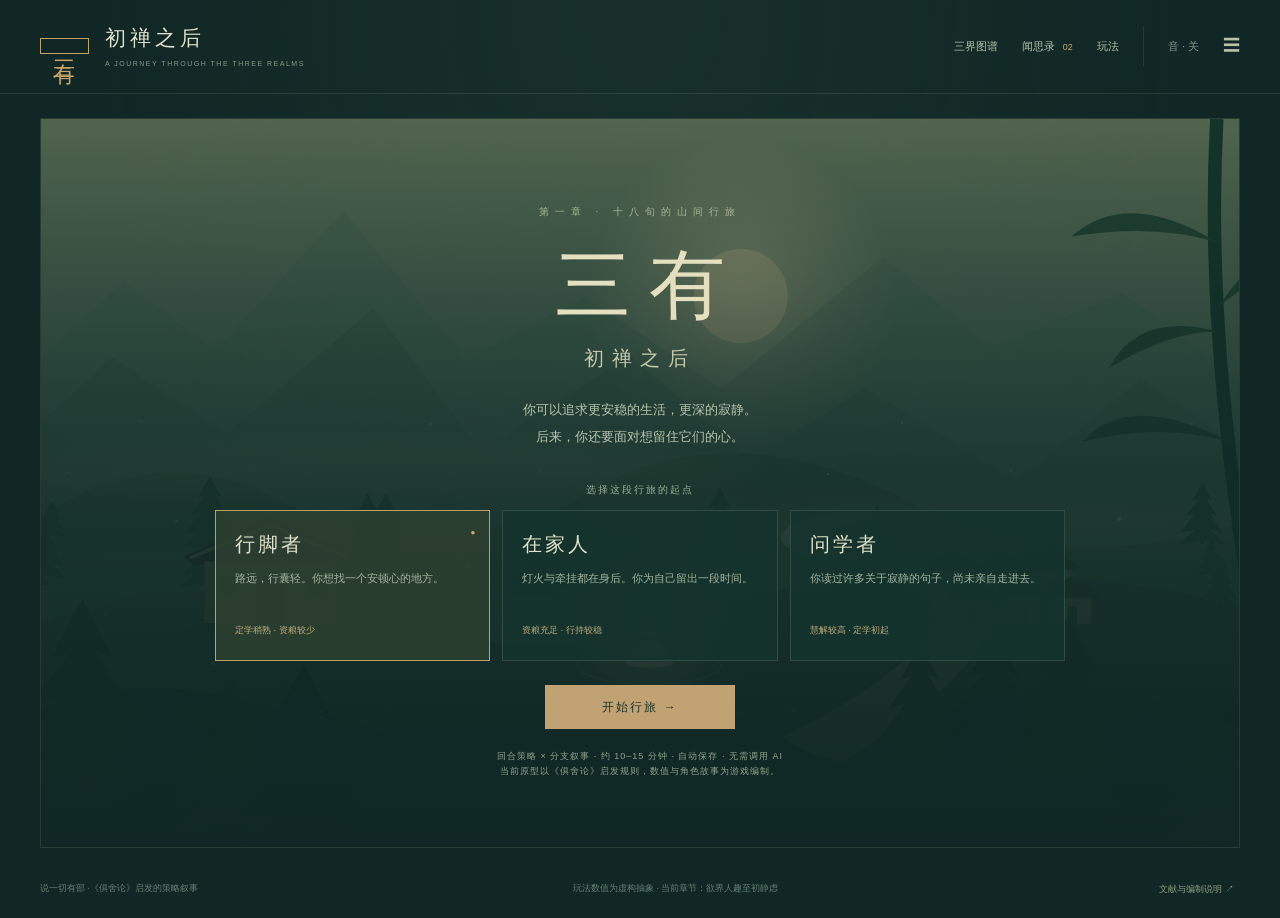
<file: index.html>
<!doctype html><html lang="zh-CN"><head><meta charset="UTF-8"><meta name="viewport" content="width=device-width,initial-scale=1"><meta name="theme-color" content="#102826"><meta name="description" content="一款基于有部阿毗达磨的回合策略游戏。十八旬行旅，安顿生活，修习止观，面对成就后的味著。"><title>三有 · 初禅之后</title><style>:root{--bg:#102725;--panel:#152e2a;--panel2:#1b342e;--line:#b0b68c24;--text:#dfe1c9;--muted:#8eaa99;--gold:#c9a76b;--jade:#a6c7aa;--rose:#bf8e78;--serif:"Songti SC","STSong","Noto Serif SC","SimSun",serif;--sans:Inter,"PingFang SC","Microsoft YaHei",sans-serif}*{box-sizing:border-box}html{background:var(--bg)}body{margin:0;color:var(--text);background:radial-gradient(ellipse at 50% 0,#29413755,transparent 60%),var(--bg);font:13px/1.7 var(--sans);min-height:100vh}button,a,input{touch-action:manipulation}button{font:inherit;color:inherit;cursor:pointer}button,a{-webkit-tap-highlight-color:transparent}button:disabled{cursor:default}button:focus-visible,a:focus-visible{outline:2px solid var(--gold);outline-offset:4px}button{background:none;border:0}a{color:inherit;text-decoration:none}header{height:94px;border-bottom:1px solid var(--line);display:flex;align-items:center;justify-content:space-between;margin:0 auto;padding:0 40px;max-width:1600px}.logo{display:flex;align-items:center;gap:16px}.seal{border:1px solid #c2a16b;padding:4px 7px;font:22px/1.5 var(--serif);color:var(--gold);letter-spacing:3px;writing-mode:vertical-rl}.logo-title{font:21px/1.4 var(--serif);letter-spacing:4px}.logo small{font:7px/1.5 var(--sans);display:block;letter-spacing:1.5px;color:#839b86;margin-top:6px}nav{display:flex;gap:24px;align-items:center}nav button{font-size:11px;color:#b3c2a8;padding:10px 0}nav button:hover{color:#f2d6a7}nav button span{font-size:9px;color:var(--gold);margin-left:5px}nav #soundBtn{border-left:1px solid var(--line);padding-left:24px;color:#81998a}nav #menuBtn{font-size:17px}main{max-width:1600px;margin:auto;padding:24px 40px;min-height:calc(100vh - 150px)}footer{max-width:1600px;padding:9px 40px 20px;margin:auto;display:flex;justify-content:space-between;gap:15px;color:#638171;font-size:9px}footer button{font-size:9px;color:#91a181;white-space:nowrap}.eyebrow{color:var(--gold);font-size:9px;letter-spacing:2px;text-transform:uppercase}.landing{position:relative;min-height:730px;border:1px solid var(--line);overflow:hidden;display:flex;align-items:center;justify-content:center}.landing-art{position:absolute;inset:0;opacity:.7}.landing-art svg{height:100%;width:100%;object-fit:cover}.landing:after{content:'';position:absolute;inset:0;background:linear-gradient(180deg,#10272522,#102725b8 50%,#102725f5)}.landing-content{z-index:1;position:relative;text-align:center;width:min(850px,90%);padding:42px 0 35px}.landing .chapter{font-size:10px;color:#a8b699;letter-spacing:6px}.landing h1{font:76px/1.3 var(--serif);font-weight:400;letter-spacing:18px;margin:16px 0 10px;color:#e3dfbf;padding-left:18px}.landing h2{font:20px var(--serif);font-weight:400;letter-spacing:8px;margin:8px 0 24px;color:#c6c9ac}.landing .lead{font-size:13px;color:#b8c5ad;line-height:2.1;margin:0 auto;max-width:480px}.landing .origin-label{font-size:10px;color:#98af97;letter-spacing:2px;margin:30px 0 12px}.origins{display:grid;grid-template-columns:repeat(3,1fr);gap:12px;text-align:left;margin-bottom:24px}.origin{border:1px solid #8aa48d3b;background:#15332de6;padding:20px 19px;position:relative;transition:.2s;text-align:left}.origin.selected{border-color:#baa16a;background:#2d4031d9}.origin.selected:after{content:'●';position:absolute;right:14px;top:15px;color:var(--gold);font-size:8px}.origin b{font:20px var(--serif);font-weight:400;letter-spacing:3px}.origin p{font-size:11px;color:#a2b49e;margin:10px 0;line-height:1.9;min-height:40px}.origin small{font-size:9px;color:#bdac7c}.primary{background:#c1a273;color:#1c3429;padding:12px 31px;min-width:150px;font-size:12px;letter-spacing:2px}.primary:hover{background:#d2b783}.primary:disabled{background:#526554;color:#9eac93;opacity:.6}.secondary{border:1px solid #7e947454;padding:11px 22px;font-size:11px;color:#b4c1a5}.landing .primary{min-width:190px}.landing-actions{display:flex;justify-content:center;gap:12px}.landing-meta{font-size:9px;color:#91a38b;letter-spacing:1px;margin:20px 0 0}.game-top{display:flex;align-items:center;justify-content:space-between;margin-bottom:18px;gap:15px}.location-bread{font-size:10px;color:#95ac91;letter-spacing:2px}.location-bread span{color:var(--gold);margin-right:10px}.game-top-right{display:flex;gap:18px;align-items:center;font-size:10px;color:#8ca08a}.save-indicator{font-size:9px;color:#71917d}.undo{border:1px solid var(--line);padding:4px 10px;font-size:10px}.undo:disabled{opacity:.3}.game-grid{display:grid;grid-template-columns:210px minmax(360px,1fr) 300px;gap:22px;align-items:start}.sidebar{border:1px solid var(--line);padding:21px 19px;background:#152d28}.period-top{display:flex;align-items:center;justify-content:space-between;margin:8px 0 14px}.period-top b{font:31px var(--serif);font-weight:400}.period-top b small{font:11px var(--sans);color:#8da58e;margin-left:6px}.period-top>span{font-size:9px;color:#7c957e}.period-dots{display:grid;grid-template-columns:repeat(9,1fr);gap:6px;margin-bottom:20px}.period-dots i{height:3px;background:#4b685454}.period-dots i.done{background:#8aa47c}.period-dots i.now{background:var(--gold)}.stat{padding:10px 0;border-top:1px solid var(--line)}.stat-line{display:flex;align-items:center;justify-content:space-between}.stat-name{font-size:11px;display:flex;align-items:center;gap:5px}.stat-name button{font-size:9px;color:#667f6a}.stat-num{font-family:var(--serif);font-size:18px;color:#ccd0b1}.stat-num em{font:9px var(--sans);font-style:normal;margin-right:7px}.stat-num em.up{color:#b7c48f}.stat-num em.down{color:#cf9d7c}.stat-bar{height:3px;background:#314b3b;margin-top:6px}.stat-bar i{display:block;height:100%;background:#91b08c;transition:width .5s}.stat.warn .stat-bar i{background:#ba9270}.stat-note{font-size:9px;color:#7c947c;margin-top:5px;line-height:1.5}.profile{border-top:1px solid var(--line);padding-top:15px;margin-top:8px;font-size:10px;color:#a1b394}.profile div{display:flex;justify-content:space-between;margin:5px 0}.profile span{color:#6e8a74}.profile button{font-size:9px;padding:0;color:#c5b07f;text-align:left;margin-top:8px}.scene-card{position:relative;border:1px solid var(--line);background:#1c3930;overflow:hidden;height:355px}.landscape{position:absolute;inset:0}.landscape svg{height:100%;width:100%;display:block}.scene-card:after{content:'';position:absolute;inset:0;background:linear-gradient(180deg,#0b242244 0,transparent 40%,#102925aa);pointer-events:none}.scene-top{position:relative;z-index:1;padding:20px;display:flex;justify-content:space-between;font-size:9px;letter-spacing:2px;color:#a5baa1}.scene-top .weather{color:#c1ba91;letter-spacing:1px}.scene-caption{position:absolute;left:24px;bottom:24px;z-index:2;pointer-events:none}.scene-caption .eyebrow{font-size:8px;letter-spacing:3px;color:#bdc6a2}.scene-caption h2{font:31px var(--serif);font-weight:400;letter-spacing:5px;margin:6px 0}.scene-caption p{font-size:10px;color:#a9bca2;margin:0}.scene-pins{position:absolute;inset:0;z-index:2;pointer-events:none}.scene-pin{position:absolute;border:1px solid #bfc6a078;background:#152f28cf;border-radius:50%;width:30px;height:30px;font-size:12px;color:#d1c79b;pointer-events:auto;box-shadow:0 0 0 5px #a2bd8b0a;transition:.2s}.scene-pin:hover,.scene-pin.selected{background:#b5a16a;color:#182e24;box-shadow:0 0 0 6px #d3cb9e18}.scene-pin.room{left:18%;top:45%}.scene-pin.forest{left:51%;top:38%}.scene-pin.village{left:76%;top:58%}.scene-chip{position:absolute;bottom:22px;right:20px;z-index:3;border:1px solid #b9c9a438;padding:5px 9px;font-size:9px;color:#b7c6a6;background:#19352dc9}.story{border:1px solid var(--line);border-top:0;padding:22px 24px;background:#172f29;min-height:157px}.story-label{display:flex;align-items:center;gap:12px}.story-label:after{content:'';height:1px;flex:1;background:var(--line)}.story h3{font:20px var(--serif);font-weight:400;letter-spacing:2px;margin:13px 0 9px}.story p{font-size:12px;color:#aabb9f;line-height:2;margin:0;white-space:pre-line}.journal{padding-top:18px}.journal-head{display:flex;align-items:center;justify-content:space-between;padding:0 0 10px;border-bottom:1px solid var(--line)}.journal-head span{font-size:10px;color:#9cae8e;letter-spacing:2px}.journal-head button{font-size:9px;color:#8b9d78}.journal-line{display:flex;gap:14px;font-size:10px;color:#8ba084;padding:10px 0;border-bottom:1px solid #8b9f7114}.journal-line small{font-size:9px;color:#627e69;flex:0 0 28px}.journal-line strong{color:#adb79a;font-weight:400;margin-right:8px}.action-panel{border:1px solid var(--line);padding:20px 17px;background:#172e29}.action-heading{display:flex;align-items:center;justify-content:space-between;gap:10px;margin-bottom:13px}.action-heading h2{font:19px var(--serif);font-weight:400;margin:0;letter-spacing:2px}.ap{display:flex;gap:5px;align-items:center;color:#7f9b7b;font-size:9px}.ap i{display:block;width:8px;height:8px;border:1px solid #617f62;transform:rotate(45deg);margin-left:2px}.ap i.filled{background:#baa36b;border-color:#baa36b}.action-sub{font-size:10px;color:#7a957c;margin:0 0 15px}.action-grid{display:grid;grid-template-columns:1fr 1fr;gap:9px}.action{border:1px solid #7b947038;background:#1c372e;padding:12px 10px;text-align:left;min-height:112px;transition:background .2s,border-color .2s;position:relative}.action:hover:enabled{background:#2b4634;border-color:#9db38488}.action:disabled{opacity:.39}.action.aim{border-color:#bfa976}.action-top{display:flex;align-items:center;justify-content:space-between}.action-icon{font:17px var(--serif);color:#b4bc8e}.action-type{font-size:8px;color:#718c72}.action b{font-size:11px;font-weight:400;display:block;margin:7px 0 5px;letter-spacing:1px}.action-effect{font-size:8px;line-height:1.75;color:#9daf8e;display:flex;gap:3px 7px;flex-wrap:wrap}.action-effect .negative{color:#b89778}.action-reason{font-size:8px;color:#a29d7e;margin-top:4px;line-height:1.5}.action.enter{grid-column:span 2;min-height:74px;display:grid;grid-template-columns:1fr 1fr;gap:10px;align-items:center;background:#354431;border-color:#9e9d6555}.action.enter b{margin:0 0 6px;color:#d4c18e}.action.enter .action-effect{justify-content:flex-end}.action.enter:disabled{opacity:.58}.requirements{display:flex;flex-wrap:wrap;gap:3px 8px;margin-top:6px}.requirements span{font-size:8px;color:#849a7f}.requirements .met{color:#b2c298}.period-end{margin-top:16px;padding-top:15px;border-top:1px solid var(--line)}.period-end button{width:100%;padding:10px 5px;font-size:11px;letter-spacing:2px}.period-end button.wait{background:#243c30;color:#789377}.period-end .hint{font-size:9px;color:#7c9176;margin:8px 0 0;text-align:center}.event-choices{display:flex;flex-direction:column;gap:12px}.choice{display:block;padding:17px 14px;background:#203a2e;border:1px solid #81936650;text-align:left}.choice:hover{border-color:#c9ac74;background:#2c4433}.choice .number{font-size:9px;color:#b39d6d;margin-bottom:7px;display:block;letter-spacing:2px}.choice b{font-size:12px;line-height:1.8;font-weight:400;display:block;color:#d2d4b2}.choice p{font-size:10px;color:#91a17e;line-height:1.9;margin:8px 0}.choice .action-effect{font-size:9px}.event-note{color:#839777;font-size:9px;line-height:1.8;margin:14px 0 0}.meditation-scene{position:relative;z-index:4;display:flex;height:100%;align-items:center;justify-content:center;text-align:center;background:#1129236b;backdrop-filter:blur(1px);padding:20px}.meditation-scene h2{font:36px var(--serif);letter-spacing:6px;margin:15px 0;font-weight:400;color:#eddfae}.meditation-scene p{font-size:11px;color:#bcc6a4}.factors{display:flex;gap:8px;justify-content:center;flex-wrap:wrap;margin-top:23px}.factors button{padding:7px 11px;border:1px solid #ccb98b66;background:#2b4434bb;font-size:11px;color:#d5c69d}.factor-line{font-size:10px;color:#a6b795;padding-bottom:15px}.meditation-text{font-size:12px;line-height:2;color:#acbc9c}.big-note{font:20px/2 var(--serif);color:#c5c8a5;margin:10px 0 20px}.recent-unlock{padding:10px 13px;border:1px solid #9fac7444;font-size:10px;color:#c0b782;margin-top:15px;display:block;width:100%;text-align:left}.ending{max-width:960px;margin:15px auto 0}.ending-hero{position:relative;overflow:hidden;border:1px solid var(--line);padding:65px 35px 45px;text-align:center;min-height:430px}.ending-hero .landscape{opacity:.5}.ending-hero:after{content:'';position:absolute;inset:0;background:linear-gradient(180deg,#10272522,#102725e6)}.ending-copy{position:relative;z-index:1;max-width:580px;margin:auto}.ending h1{font:44px var(--serif);font-weight:400;letter-spacing:5px;margin:20px 0}.ending .line{font:18px/1.9 var(--serif);color:#bec8a9;margin:15px 0}.ending .body{font-size:12px;line-height:2.2;color:#9fb296}.ending-tags{display:flex;gap:8px;justify-content:center;flex-wrap:wrap;margin:25px 0}.ending-tags span{border:1px solid #93a27644;padding:5px 12px;font-size:10px;color:#b0bf9e}.ending-actions{display:flex;gap:12px;justify-content:center;margin:25px 0}.review{padding:23px 28px;border:1px solid var(--line);border-top:0;background:#152d27}.review h3{font:19px var(--serif);font-weight:400;letter-spacing:2px;margin:0 0 15px}.review-line{display:grid;grid-template-columns:35px 120px 1fr;gap:15px;font-size:11px;color:#8ea383;padding:11px 0;border-top:1px solid var(--line)}.review-line b{font-weight:400;color:#bcc3a3}.review-line span{font-size:9px;color:#66836c}.review-line p{margin:0;line-height:1.9}.ending-collection{font-size:10px;color:#788f72;text-align:center;margin:20px 0}dialog{background:#edf0df;color:#284435;border:1px solid #b4bea0;width:min(760px,93vw);max-height:86vh;padding:24px 30px;box-shadow:0 25px 130px #00100dbb}dialog::backdrop{background:#051e1acb;backdrop-filter:blur(5px)}.modal-top{display:flex;align-items:center;justify-content:space-between}.modal-top .eyebrow{color:#83906b}.modal-top button{font-size:26px;color:#6e8263;padding:0 5px}.modal-title{font:28px/1.4 var(--serif);font-weight:400;letter-spacing:3px;margin:20px 0}.modal-copy{font-size:12px;line-height:2;color:#64785d}.modal-copy strong{color:#3d5e44;font-weight:500}.modal-copy li{margin:10px 0}.modal-copy a{border-bottom:1px solid #8e9c72;color:#677c50}.modal-callout{font-size:11px;line-height:2;padding:12px 16px;background:#dfe6cc;border-left:2px solid #94a277;color:#61734f}.codex-item{padding:14px 0;border-top:1px solid #bdc8ac}.codex-item h3{font:18px var(--serif);font-weight:400;margin:0 0 9px}.codex-item p{font-size:11px;line-height:2;color:#708060;margin:0 0 8px}.codex-item a{color:#89955f;font-size:10px;text-decoration:underline}.map-list{display:flex;flex-direction:column;gap:6px}.map-row{display:grid;grid-template-columns:20px 1fr 105px;gap:10px;padding:10px 13px;border:1px solid #c3ceb5;background:#e4ead8;font-size:11px;align-items:center;text-align:left}.map-row.current{background:#cbdcbd;border-color:#8aab7c}.map-row.unavailable{opacity:.65}.map-row small{font-size:9px;color:#7c8b6b}.map-row i{font-size:9px;color:#88966d;font-style:normal}.map-row b{font-weight:500}.map-legend{display:flex;gap:20px;font-size:10px;color:#7f8f6e;margin:16px 0}.help-table{border-collapse:collapse;width:100%;font-size:11px;color:#667b59}.help-table td{padding:10px 8px;border-bottom:1px solid #c8d1b9;vertical-align:top}.help-table td:first-child{width:75px;color:#446440}.menu-actions{display:flex;flex-direction:column;gap:10px}.menu-actions button,.menu-actions a{padding:12px 15px;text-align:left;border:1px solid #bdc9ab;background:#e2ead6;color:#5d7451;font-size:12px}.menu-actions small{display:block;color:#879576;font-size:10px;margin-top:3px}#toast{position:fixed;z-index:20;left:50%;bottom:27px;transform:translateX(-50%);background:#d0c295;color:#1b3426;padding:11px 23px;font-size:11px;opacity:0;pointer-events:none;transition:opacity .2s;max-width:90vw;text-align:center}#toast.visible{opacity:1}.pulse-ring{transform-origin:600px 328px;animation:breathe 5s ease-in-out infinite}.fog{animation:drift 20s ease-in-out infinite alternate}.rain-drop{animation:rain .9s linear infinite}.fade{animation:appear .45s ease}@keyframes appear{from{opacity:.35;transform:translateY(4px)}to{opacity:1;transform:translateY(0)}}@keyframes breathe{50%{opacity:.4;transform:scale(1.05)}}@keyframes drift{to{transform:translateX(25px)}}@keyframes rain{to{transform:translate(-20px,50px)}}@media(min-width:1550px){.game-grid{grid-template-columns:230px minmax(360px,1fr) 330px;gap:25px}.scene-card{height:400px}.action{min-height:122px}.landing{min-height:780px}}@media(max-width:1200px){header{padding:0 24px}main{padding:22px 24px}.game-grid{grid-template-columns:180px minmax(300px,1fr) 260px;gap:15px}.sidebar{padding:18px 14px}.action-panel{padding:18px 13px}.action{padding:10px 8px}.scene-card{height:340px}.action b{font-size:10px}.action-effect{font-size:8px}.story{padding:20px}.game-top-right{gap:10px}footer{padding:9px 24px 20px}}@media(max-width:970px){.game-grid{grid-template-columns:180px minmax(280px,1fr)}.action-panel{grid-column:2}.center{grid-column:2;grid-row:1}.sidebar{grid-column:1;grid-row:1 / span 2}.action-grid{grid-template-columns:repeat(4,1fr)}.action.enter{grid-column:span 4;min-height:65px}.action{min-height:100px}.event-choices{display:grid;grid-template-columns:repeat(3,1fr);gap:10px}.choice{padding:13px}.choice b{font-size:11px}.choice .action-effect{display:none}.scene-card{height:355px}.journal{display:none}.landing h1{font-size:64px}nav{gap:20px}.logo small{font-size:6px}footer span:nth-child(2){display:none}}@media(max-width:680px){header{height:78px;padding:0 18px}.logo{gap:10px}.seal{font-size:18px;padding:3px 5px}.logo-title{font-size:18px;letter-spacing:3px}.logo small{display:none}nav{gap:14px}nav button{font-size:10px}nav #soundBtn{display:none}nav #menuBtn{font-size:15px}main{padding:17px 14px;min-height:calc(100vh - 130px)}.game-grid{display:flex;flex-direction:column;gap:14px}.center{width:100%;order:1}.sidebar{width:100%;order:2;display:grid;grid-template-columns:repeat(3,1fr);gap:4px 17px;padding:15px}.sidebar>.eyebrow,.period-top,.period-dots{display:none}.stat{padding:5px 0;border:0}.stat-name{font-size:10px}.stat-num{font-size:17px}.stat-note{display:none}.stat-bar{height:2px}.stat-num em{font-size:8px}.profile{grid-column:span 3;display:flex;gap:15px;padding-top:10px;margin-top:6px;flex-wrap:wrap}.profile div{gap:8px;margin:0;font-size:9px}.profile button{margin:0;font-size:9px;margin-left:auto}.action-panel{order:3;width:100%;padding:18px 15px}.scene-card{height:290px}.scene-top{padding:16px;font-size:8px}.scene-caption{left:19px;bottom:20px}.scene-caption h2{font-size:26px}.scene-caption p{font-size:9px}.scene-chip{font-size:8px;bottom:18px;right:15px}.story{padding:18px 19px;min-height:140px}.story h3{font-size:20px}.story p{font-size:12px}.game-top{margin-bottom:13px}.location-bread{font-size:9px;letter-spacing:1px}.game-top-right{gap:8px}.save-indicator{display:none}.undo{font-size:9px}.action-grid{grid-template-columns:repeat(2,1fr)}.action.enter{grid-column:span 2}.action{min-height:102px;padding:11px}.action b{font-size:12px}.action-effect{font-size:9px}.action-icon{font-size:19px}.action-type{font-size:9px}.action.enter b{font-size:13px}.event-choices{display:flex}.choice{padding:16px}.choice b{font-size:12px}.choice .action-effect{display:flex}.choice p{font-size:11px}.landing{min-height:0}.landing-content{width:89%;padding:35px 0}.landing h1{font-size:57px;letter-spacing:13px;margin:20px 0 10px}.landing h2{font-size:17px;letter-spacing:6px}.landing .lead{font-size:11px;max-width:290px}.origins{gap:7px}.origin{padding:15px 9px}.origin b{font-size:16px;letter-spacing:2px}.origin p{font-size:10px;min-height:64px;margin:8px 0}.origin small{font-size:8px}.origin.selected:after{right:7px;top:7px;font-size:6px}.landing .chapter{font-size:9px;letter-spacing:3px}.landing .origin-label{margin:27px 0 12px;font-size:9px}.landing-actions{flex-direction:column;align-items:center;gap:9px}.landing-actions button{width:100%}.landing-meta{font-size:8px;line-height:1.9}.ending-hero{padding:40px 22px 30px}.ending h1{font-size:34px;letter-spacing:4px}.ending .line{font-size:16px}.ending .body{font-size:11px}.ending-actions{flex-direction:column;gap:10px}.review{padding:20px}.review-line{grid-template-columns:25px 1fr;gap:5px 10px}.review-line p{grid-column:2;font-size:10px}.review-line b{font-size:11px}.ending-tags span{font-size:9px;padding:4px 8px}dialog{padding:20px}.modal-title{font-size:24px}.modal-copy{font-size:11px}.map-row{grid-template-columns:18px 1fr 95px;gap:7px;padding:9px;font-size:10px}footer{padding:6px 15px 17px;font-size:8px}footer button{font-size:8px}.meditation-scene h2{font-size:31px}.factors{gap:6px;margin-top:16px}.factors button{font-size:10px;padding:5px 9px}}@media(prefers-reduced-motion:reduce){*{animation:none!important;transition:none!important}}
</style></head><body><header><a href="#" class="logo" id="home"><span class="seal">三有</span><span class="logo-title">初禅之后<small>A JOURNEY THROUGH THE THREE REALMS</small></span></a><nav aria-label="游戏工具"><button id="mapBtn">三界图谱</button><button id="codexBtn">闻思录 <span id="codexCount">02</span></button><button id="helpBtn">玩法</button><button id="soundBtn" aria-label="开启环境音" title="开启环境音">音 · 关</button><button id="menuBtn" aria-label="打开行旅菜单">☰</button></nav></header><main id="app"></main><footer><span>说一切有部 ·《俱舍论》启发的策略叙事</span><span>玩法数值为虚构抽象 · 当前章节：欲界人趣至初静虑</span><button id="notesBtn">文献与编制说明 ↗</button></footer><dialog id="modal"><div class="modal-top"><span class="eyebrow" id="modalLabel">三有 · 行旅札记</span><button id="closeModal" aria-label="关闭弹窗">×</button></div><div id="modalContent"></div></dialog><div id="toast" role="status"></div><script>// Gameplay abstractions, not quantitative claims about Buddhist attainment.
const ORIGINS = [
 {id:'walker',name:'行脚者',line:'路远，行囊轻。你想找一个安顿心的地方。',gift:'定学稍熟 · 资粮较少',stats:{food:38,fatigue:20,focus:28,wisdom:16,grasp:22,conduct:44}},
 {id:'householder',name:'在家人',line:'灯火与牵挂都在身后。你为自己留出一段时间。',gift:'资粮充足 · 行持较稳',stats:{food:64,fatigue:24,focus:14,wisdom:12,grasp:28,conduct:58}},
 {id:'scholar',name:'问学者',line:'你读过许多关于寂静的句子，尚未亲自走进去。',gift:'慧解较高 · 定学初起',stats:{food:43,fatigue:16,focus:16,wisdom:36,grasp:24,conduct:42}}
];
const STAT_NAMES={food:'资粮',fatigue:'疲劳',focus:'定学',wisdom:'慧解',grasp:'牵著',conduct:'行持'};
const ACTIONS=[
 {id:'work',name:'入村劳作',icon:'田',type:'生活',desc:'补充资粮，也承受奔忙。',effect:{food:18,fatigue:10,focus:-3}},
 {id:'rest',name:'歇息调身',icon:'月',type:'生活',desc:'让绷紧的弦松下来。',effect:{fatigue:-22,focus:-2,food:-1}},
 {id:'guard',name:'守护行持',icon:'戒',type:'基础',desc:'检点言行，减少修习的扰动。',effect:{conduct:10,focus:2,fatigue:3,food:-1}},
 {id:'give',name:'分粮济人',icon:'灯',type:'生活',desc:'分出所持，让攫取稍缓。',effect:{food:-8,conduct:7,grasp:-6,wisdom:1,fatigue:2}},
 {id:'study',name:'听闻思择',icon:'卷',type:'慧学',desc:'从师友处听闻，再自行审察。',effect:{wisdom:10,focus:2,fatigue:7,food:-2}},
 {id:'observe',name:'观照所缘',icon:'观',type:'慧学',desc:'辨认此刻依着什么，想留住什么。',effect:{wisdom:6,grasp:-8,focus:3,fatigue:7},needWisdom:20},
 {id:'calm',name:'林间修止',icon:'息',type:'定学',desc:'护持所缘，修习心的稳定。',effect:{focus:12,fatigue:9,food:-1}},
 {id:'enter',name:'进修初定',icon:'定',type:'等至',desc:'条件具备时，展开本章的定境演示。',effect:{focus:4,fatigue:6},cost:2}
];
const EVENTS=[
 {id:'misread',title:'山下的误解',scene:'village',tag:'人与人之间',text:'你替人搬了一下午的柴。归还绳子时，主人摸了摸空口袋，看了你一眼。\n\n“你刚才，一直在这儿？”\n\n没有人明确指责你。你却已经在心里把争辩说完了。',choices:[
  {name:'把经过说明白，再离开',desc:'让事实得到说明，也容许对方暂时不信。',effect:{wisdom:4,conduct:3,fatigue:2},result:'你说完，把绳子放下。走了一段路，你发现自己仍在复述刚才的话。你看见了这个重复。'},
  {name:'一定要他当面道歉',desc:'名誉得以维护，争执也会留下回声。',effect:{grasp:10,food:5,fatigue:6},result:'他终于说了对不住。一路上，你又想出了三句当时该说的话。'},
  {name:'留下些粮食，省得再有纠缠',desc:'暂时避开冲突，代价由自己承担。',effect:{food:-7,grasp:4,fatigue:-3},result:'事情过去得很快。晚上你仍想问：为什么是我留下东西？'}]},
 {id:'rain',title:'雨落三日',scene:'rain',tag:'身与环境',text:'屋檐漏水。干柴见底。你原本安排好的修习，被一盆一盆的雨声打断。\n\n隔壁的老者说：“先把床挪一挪吧。”',choices:[
  {name:'修屋、晒柴，重新安排',desc:'花些资粮，让日常重新可以承受。',effect:{food:-7,fatigue:-12,conduct:4},result:'屋顶没有完全补好，床终于干了。你把明日的安排减去了一项。'},
  {name:'按原定强度坚持',desc:'定学有所积累，身体也承受额外负担。',effect:{focus:9,fatigue:17},result:'你坚持到了夜里。雨声仍在，只是第二天坐下时，背比平时更沉。'},
  {name:'入村借宿，听人闲谈',desc:'暂缓独修，接触新的见闻。',effect:{wisdom:5,focus:-4,fatigue:-6},result:'你听了半夜庄稼、家人和债务的故事。天亮后，雨已经小了。'}]},
 {id:'praise',title:'有人开始称赞你',scene:'village',tag:'成功的回声',text:'有人说，你比刚来时沉静了。第二天又有人前来，带着粮食，想听你讲几句。\n\n你还没有想好讲什么，已经开始期待他们再来。',choices:[
  {name:'只谈自己确实知道的部分',desc:'接受供给，守住表达的边界。',effect:{food:8,conduct:5,wisdom:3},result:'你说到不确定的地方便停住。对方没有失望，问你明日是否还在。'},
  {name:'把零碎体验讲成完整境界',desc:'能获得更多资粮，也更难放下这个身份。',effect:{food:17,grasp:14,conduct:-6},result:'众人点头。此后每次坐下，你都希望出现配得上那些话的体验。'},
  {name:'暂不讲说，回到日常',desc:'减少外缘，仍须处理内心对评价的回顾。',effect:{focus:5,grasp:-4,food:-2},result:'人散以后，你先是轻松，又有一点失落。两种感觉挨得很近。'}]},
 {id:'method',title:'另一位修行人',scene:'forest',tag:'方法与选择',text:'山路上，一位修行人告诉你：他曾经只追求安乐，后来开始分辨，自己为何那么怕失去安乐。\n\n“同一个地方，”他说，“可以有不同的去法。”',choices:[
  {name:'请他谈谈如何观察',desc:'以听闻支持观照。',effect:{wisdom:11,grasp:-3,fatigue:3},result:'他说得很具体，都是心如何又转回去。你记下了几个自己能够观察的问题。',codex:'定与慧'},
  {name:'询问更快入定的方法',desc:'专注定学训练。',effect:{focus:11,fatigue:5},result:'他也认真回答。临别时，你发现自己只记住了其中关于速度的部分。'},
  {name:'把食物分给他，继续赶路',desc:'一场短暂而友善的相逢。',effect:{food:-5,conduct:7,grasp:-5},result:'你们没有互通姓名。再过一道山弯，那句话又想了起来。'}]},
 {id:'memory',title:'旧日的一封信',scene:'room',tag:'牵挂',text:'信里只是些平常事。街口的树被砍了，家里换了屋瓦，一个人顺便问候了你。\n\n你却读了好几遍最后那一行。',choices:[
  {name:'认真回信，再继续今日修习',desc:'照料关系，也照料未完的事情。',effect:{conduct:4,grasp:-3,fatigue:-4},result:'你把想说的话写下。投信回来，坐垫还在原处。'},
  {name:'设想对方每句话的言外之意',desc:'投入思索，心也更难收束。',effect:{grasp:12,focus:-6,fatigue:5},result:'你想出了好几种意思。每一种都还需要另一封信才能确定。'},
  {name:'先搁置，不许自己再想',desc:'保住安排，未必已经理解牵挂。',effect:{focus:5,grasp:3,fatigue:4},result:'你把信藏到书底。坐下以后，信末的几个字又出现了。'}]},
 {id:'comparison',title:'比你更早的人',scene:'forest',tag:'比较',text:'同行的人说起自己的进境。你听完，先替他高兴，随即想到：他明明比自己晚开始。\n\n那天，平时还算安稳的修习变得急迫起来。',choices:[
  {name:'观察刚刚发生的比较',desc:'看清推动自己加速的是什么。',effect:{wisdom:8,grasp:-6,focus:2},result:'你仍希望自己进步。只是这一刻，你分辨出其中多了一位看不见的对手。'},
  {name:'加倍用功，尽快追上',desc:'短期定学增长，疲劳与牵著增加。',effect:{focus:13,fatigue:15,grasp:8},result:'你多坐了一次。结束时，第一件事是想问他今日又到了哪里。'},
  {name:'请教他的安排与困难',desc:'获得实际经验，减少想象。',effect:{wisdom:6,focus:5,conduct:2},result:'他谈了自己的反复与退失。那段看起来笔直的路，原来有许多折返。'}]},
 {id:'donor',title:'一座更好的屋子',scene:'room',tag:'资具与依赖',text:'一位施主愿意为你修一间静室。屋子安静、干燥，有人送饭。\n\n他只有一个请求：“有人来访时，请你偶尔露面。”',choices:[
  {name:'接受，并把讲说范围说清',desc:'改善生活条件，承担一些事务。',effect:{food:14,fatigue:4,conduct:3},result:'新屋很安静。你也确实多了一些要见的人。'},
  {name:'欣然接受，答应所有安排',desc:'资粮更多，外界期待也更重。',effect:{food:23,grasp:10,focus:-4},result:'他很高兴。很快，别人替你安排好了下一个月。'},
  {name:'谢过好意，保留现有安排',desc:'减少事务，继续承担简朴生活。',effect:{grasp:-5,focus:4,food:-3},result:'旧屋仍会漏风。你需要自己记得，当时为何作出这个决定。'}]},
 {id:'stagnation',title:'今日没有进步',scene:'rain',tag:'反复',text:'同样的时辰，同样的坐垫。今日比昨日更散乱。\n\n你开始怀疑，那些已经走过的路是否真的走过。',choices:[
  {name:'记录条件，调整强度',desc:'把反复放回具体条件中。',effect:{wisdom:6,fatigue:-7,grasp:-3},result:'你在记录里添上睡眠、天气与奔忙。这个坏日子终于有了边界。'},
  {name:'用更长的修习补回来',desc:'定学略增，疲劳明显上升。',effect:{focus:8,fatigue:16},result:'时辰到了，你仍不愿停。天黑时，今日的安排终于被完成了。'},
  {name:'去做一件具体的小事',desc:'暂缓比较，修补生活。',effect:{food:5,conduct:5,fatigue:-3},result:'你把门口的路铺平了。晚上回来，鞋底没有再沾上那块泥。'}]}
];
const AFTER_JHANA={id:'after-jhana',title:'初禅之后',scene:'dawn',tag:'出定之后 · 新的分岔',text:'你已经从定中出来。林间仍是那片林间。\n\n刚才的安乐，现在成为可以回想的过去。你发现：心开始朝着那段过去转去。',choices:[
 {name:'记取它，再观察此刻的心',desc:'分别定的获得与此后的反应。',effect:{wisdom:9,grasp:-5},result:'你记下刚才的体验，也记下现在想留住它的冲动。它们发生在不同的时候。',flag:'reflect',codex:'味、净、无漏'},
 {name:'反复回味，想让它永不消失',desc:'过去的净定，成为此后味著的对象。',effect:{grasp:20,focus:4},result:'安乐已经过去，对安乐的爱开始现前。本章用前后两个阶段，表示净等至之后生起的味著。',flag:'taste',codex:'味、净、无漏'},
 {name:'下山告诉众人，接受他们的赞叹',desc:'获得资粮，也更依赖被认可的修行身份。',effect:{food:12,grasp:14},result:'众人静静听着。你说完后，希望他们再多问几句。',flag:'tell',codex:'定与生'}]};
const CODEX={
 '定与生':{title:'定与生：同名而所指不同',text:'《俱舍论》卷二十八分静虑为定与生。此章角色所生仍为欲界人趣；入初静虑表示定境演示，不表示已经命终生到梵天。',vol:28},
 '五支':{title:'初静虑五支',text:'依有部，净、无漏初静虑立寻、伺、喜、乐、等持五支。其中乐支是轻安，喜支为喜受。此表列显著支分，并非全部相应心所。',vol:28},
 '味、净、无漏':{title:'净定之后，仍可能生起味著',text:'依《俱舍论》，味等至与爱相应，净为世间善，无漏为出世。可缘过去净等至生味著，不能把善净定与此后的贪混画为同时相应。本章只演示净定及定后反应，不模拟无漏证得。',vol:28},
 '定与慧':{title:'定学与断惑，分别观察',text:'得定不直接等同断尽烦恼。依地、所起道及先已离染等条件，须另作分别。本章“慧解”是学习与辨认的玩法指标，不是见道、圣果或无漏慧的等价数值。',vol:23},
 '九地':{title:'九地不是九级人物等级',text:'欲界一地，色界四静虑地，无色界四地。受生、等至及断惑的分类有关联，却不能用一条人物等级条替代。四无色没有空间方所。',vol:8}
};
function clamp(v){return Math.max(0,Math.min(100,Math.round(v)));}
function rng(g){g.seed=(Math.imul(g.seed,1664525)+1013904223)>>>0;return g.seed/4294967296;}
function newGame(origin='walker',seed=Date.now()>>>0){const o=ORIGINS.find(x=>x.id===origin)||ORIGINS[0];const g={version:1,origin:o.id,seed,turn:1,ap:2,maxTurns:18,stats:{...o.stats},phase:'play',event:null,seen:[],highest:0,entries:0,post:[],codex:['定与生','九地'],log:[],last:'',lastChange:{},totalActions:0};g.queue=EVENTS.map(e=>e.id);for(let i=g.queue.length-1;i>1;i--){const j=1+Math.floor(rng(g)*i);[g.queue[i],g.queue[j]]=[g.queue[j],g.queue[i]];}addLog(g,'山门之外',o.line);return g;}
function addLog(g,title,text){g.log.unshift({turn:g.turn,title,text});g.log=g.log.slice(0,60);g.last=text;}
function apply(g,effect){g.lastChange={};for(const [k,v]of Object.entries(effect||{})){const old=g.stats[k];g.stats[k]=clamp(old+v);g.lastChange[k]=g.stats[k]-old;}}
function actionEffect(g,a){const e={...a.effect};if(a.id==='calm'&&g.stats.conduct>=55)e.focus+=3;if((a.id==='calm'||a.id==='study'||a.id==='observe')&&g.stats.fatigue>=65){if(e.focus>0)e.focus=Math.max(1,Math.floor(e.focus/2));if(e.wisdom>0)e.wisdom=Math.max(1,Math.floor(e.wisdom/2));}return e;}
function enterRequirements(g){return [{name:'定学',current:g.stats.focus,need:62,ok:g.stats.focus>=62},{name:'行持',current:g.stats.conduct,need:55,ok:g.stats.conduct>=55},{name:'疲劳',current:g.stats.fatigue,need:42,ok:g.stats.fatigue<=42,less:true},{name:'牵著',current:g.stats.grasp,need:48,ok:g.stats.grasp<=48,less:true}];}
function disabledReason(g,a){if(g.phase!=='play')return '先完成眼前的事件';if(g.ap<(a.cost||1))return `需要${a.cost||1}次行动`;if(a.needWisdom&&g.stats.wisdom<a.needWisdom)return `慧解需达${a.needWisdom}`;if(a.id==='give'&&g.stats.food<8)return '资粮不足8';if(a.id==='enter'&&enterRequirements(g).some(r=>!r.ok))return '尚需准备：查看定境条件';return '';}
function act(g,id){const a=ACTIONS.find(x=>x.id===id);if(!a||disabledReason(g,a))return false;g.ap-=a.cost||1;g.totalActions++;const ef=actionEffect(g,a);apply(g,ef);let messages={work:'你把一天交给了村里的活计。粮袋重了些，心里也带回几段人声。',rest:'你没有添新的功课。清晨醒来，身体比昨日轻了一点。',guard:'你重新检点言行。几件原本会纠缠的事，停在了最初的地方。',give:'粮袋轻了些。走开时，你留意到自己是否还在等一句感谢。',study:'你把听来的话放在自己的经验旁，辨认其中还不明白的部分。',observe:'你观察一个反复出现的念头：它依着什么，又想要什么。',calm:g.stats.fatigue>=65?'你护持所缘，但疲劳削弱了本次修习的效果。':'林间没有比昨日更安静。你只是比昨日更能安住。'};if(id==='study'&&!g.codex.includes('定与慧'))g.codex.push('定与慧');
 if(id==='enter'){g.highest=1;g.entries++;g.phase='meditation';if(!g.codex.includes('五支'))g.codex.push('五支');addLog(g,'初静虑 · 定境演示','寻、伺、喜、轻安乐、等持五支显现。所生之地仍为欲界人趣。');}else addLog(g,a.name,messages[id]);return true;}
function leaveMeditation(g){if(g.phase!=='meditation')return false;g.event='after-jhana';g.phase='event';return true;}
function currentEvent(g){return g.event==='after-jhana'?AFTER_JHANA:EVENTS.find(e=>e.id===g.event);}
function resolveChoice(g,index){if(g.phase!=='event')return false;const e=currentEvent(g),c=e?.choices[index];if(!c)return false;apply(g,c.effect);if(c.flag)g.post.push(c.flag);if(c.codex&&!g.codex.includes(c.codex))g.codex.push(c.codex);addLog(g,e.title,c.result);g.event=null;g.phase='play';return true;}
function endPeriod(g){if(g.phase!=='play'||g.needsAdvance)return false;if(g.ap>0)return false;if(g.turn>=g.maxTurns){g.phase='ending';g.ending=getEnding(g);return true;}if(g.turn%2===1){const id=g.queue.find(x=>!g.seen.includes(x));if(id){g.seen.push(id);g.event=id;g.phase='event';g.needsAdvance=true;return true;}}advancePeriod(g);return true;}
function advancePeriod(g){g.turn++;g.ap=2;g.needsAdvance=false;g.lastChange={};const old=g.stats.food;g.stats.food=clamp(old-3);if(old<3){g.stats.fatigue=clamp(g.stats.fatigue+9);g.stats.focus=clamp(g.stats.focus-4);addLog(g,'资粮见底','供给不足，疲劳上升。入村劳作或接受适当资具，可以让修习继续。');}}
function continueAfterEvent(g){if(g.phase==='play'&&g.needsAdvance){advancePeriod(g);return true;}return false;}
function getEnding(g){const s=g.stats;if(g.highest&&g.post.includes('reflect')&&s.wisdom>=60&&s.grasp<=28&&s.conduct>=50)return {id:'clear',title:'定后观照',line:'你记得寂静，也看见想占有寂静的心。',text:'十八旬过去，你没有为自己添上一个果位。那段安乐仍值得记取；它如何过去、心如何追随它，也成为了观察的一部分。',color:'#b6d6b8'};if(g.highest&&s.grasp>=55)return {id:'taste',title:'想把寂静带走',line:'曾经让你松开的东西，成了新的牵挂。',text:'你确实走进过那片寂静。后来，每次坐下，你都等它回来。你拥有了一段经历，也开始围着这段经历生活。',color:'#d2ae7c'};if(s.fatigue>=80)return {id:'string',title:'弦太紧了',line:'你一直向前，直到身体替你停下。',text:'功课完成了许多，休息被一次次推迟。你把下一程的第一件事写成了“歇一歇”。山路还在那里。',color:'#c59383'};if(g.highest)return {id:'forest',title:'林间一境',line:'你学会走入安稳，也开始学习离开。',text:'你获得了本章的初定体验。这份成就改变了修习的可能，往后的牵著与取舍仍需要另外面对。',color:'#a3c9b4'};if(s.wisdom>=65&&s.grasp<=30)return {id:'turn',title:'尚未入定，已经转身',line:'你未抵达那片寂静，辨认却比从前清楚。',text:'你开始分辨听懂、亲见、期待与确信。此章没有授予你圣果；它为下一程留下了更具体的问题。',color:'#b8c4db'};if(s.food>=50&&s.conduct>=65)return {id:'lamp',title:'灯火相续',line:'你照料了眼前的生活，也照料了别人。',text:'屋里有粮，门前的路有人修，彼此说话比从前可信。这段行旅的收获，落在了继续生活的条件里。',color:'#d8bf8e'};if(s.grasp>=65)return {id:'echo',title:'回声里的名字',line:'你走了很远，仍在听别人怎样称呼你。',text:'你记得赞许，也记得误解。那些人已经散了，他们的话仍替你安排着下一件事。',color:'#c59d87'};return {id:'road',title:'山路未尽',line:'没有一个称号，能替你概括这段路。',text:'你经历了用功、奔忙、理解与迟疑。回看行旅，有些选择值得保留，有些可以在下一次尝试中改变。',color:'#adc1b7'};}
function validSave(g){return !!(g&&g.version===1&&ORIGINS.some(o=>o.id===g.origin)&&Number.isInteger(g.turn)&&g.turn>=1&&g.turn<=18&&Number.isInteger(g.ap)&&g.ap>=0&&g.ap<=2&&['play','event','meditation','ending'].includes(g.phase)&&g.stats&&Object.keys(STAT_NAMES).every(k=>Number.isFinite(g.stats[k])&&g.stats[k]>=0&&g.stats[k]<=100)&&Array.isArray(g.codex)&&g.codex.every(k=>typeof k==='string'&&!!CODEX[k])&&Array.isArray(g.log)&&g.log.every(e=>Number.isInteger(e.turn)&&typeof e.title==='string'&&typeof e.text==='string')&&Array.isArray(g.post)&&g.post.every(x=>['reflect','taste','tell'].includes(x))&&Array.isArray(g.seen)&&g.seen.every(x=>EVENTS.some(e=>e.id===x))&&Array.isArray(g.queue)&&g.queue.every(x=>EVENTS.some(e=>e.id===x))&&['after-jhana',null,...EVENTS.map(e=>e.id)].includes(g.event))}

function landscape(mode='forest',turn=1){const golden=mode==='dawn'||mode==='meditation',rain=mode==='rain',night=mode==='room';const sky=golden?['#7a8b67','#4e7966','#244e42']:night?['#1a3b3c','#2a5146','#214c3b']:rain?['#446661','#3b655a','#214a3b']:['#8c9a79','#6c9278','#315d47'];let svg=`<svg viewBox="0 0 1200 650" preserveAspectRatio="xMidYMid slice" role="img" aria-label="山林、草屋与远处村庄的水墨风格场景"><defs><linearGradient id="sky" x2="0" y2="1"><stop stop-color="${sky[0]}"/><stop offset=".6" stop-color="${sky[1]}"/><stop offset="1" stop-color="${sky[2]}"/></linearGradient><linearGradient id="hill" x2=".3" y2="1"><stop stop-color="#42644a"/><stop offset="1" stop-color="#173d2e"/></linearGradient><linearGradient id="path" x2="0" y2="1"><stop stop-color="#b1b18a" stop-opacity=".7"/><stop offset="1" stop-color="#7c956c" stop-opacity=".2"/></linearGradient><radialGradient id="sun"><stop stop-color="#ede1a5" stop-opacity=".6"/><stop offset="1" stop-color="#e1d7a2" stop-opacity="0"/></radialGradient><filter id="soft"><feGaussianBlur stdDeviation="14"/></filter><pattern id="grain" width="120" height="120" patternUnits="userSpaceOnUse"><path d="M3 5h1m37 8h1m39 18h1M14 43h1m45 15h1M8 90h1m73 10h1m22-80h1m-2 67h1" stroke="#d1d8aa" stroke-opacity=".08" stroke-width="2"/></pattern></defs><rect width="1200" height="650" fill="url(#sky)"/><circle cx="${golden?690:850}" cy="${night?115:158}" r="140" fill="url(#sun)"/><circle cx="${golden?690:850}" cy="${night?115:158}" r="${night?27:42}" fill="${golden?'#e2d4a0':night?'#c4ccae':'#d1d4af'}" opacity="${rain?.15:.65}"/><path d="M0 270L140 145 221 207 335 82 445 214 552 159 673 241 817 123 915 205 1031 155 1200 280V650H0Z" fill="#476f5b" opacity=".26"/><path d="M0 330L129 213 231 281 362 169 458 296 591 211 700 304 801 240 936 323 1047 232 1200 335V650H0Z" fill="#426b53" opacity=".43"/><path d="M0 403Q146 272 271 337T531 347Q668 253 837 340T1200 334V650H0Z" fill="#3e674b"/><path d="M0 420Q150 360 302 398T595 389Q751 337 895 412T1200 361V650H0Z" fill="#426b4e"/><path d="M0 485Q144 385 350 444T700 423Q1028 379 1200 460V650H0Z" fill="url(#hill)"/><path d="M474 650Q794 547 858 459Q881 426 812 410Q727 390 726 374Q726 358 784 351L818 355Q751 367 769 379Q786 390 851 403Q942 420 908 464Q852 553 634 650Z" fill="url(#path)"/><g class="fog" opacity="${rain?.25:.16}" filter="url(#soft)" fill="#dae0b6"><ellipse cx="340" cy="315" rx="360" ry="26"/><ellipse cx="940" cy="362" rx="400" ry="21"/></g>`;
 function pine(x,y,s,col){return `<g transform="translate(${x} ${y}) scale(${s})"><path d="M-2 3L0-97 3 3Z" fill="#1b3527"/><path d="M0-126L-22-86-9-89-36-53-17-58-47-18-16-24-53 8 0-1 50 8 17-25 43-18 17-59 33-52 9-91 21-86Z" fill="${col}"/></g>`;}
 for(let i=0;i<25;i++){const x=(i*149+75)%1200,y=371+(i*37)%65,s=.24+(i%5)*.06;svg+=pine(x,y,s,'#2e573d');}
 svg+=`<g transform="translate(270 391)"><path d="M-77 0L0-36 76 0 65 7-68 7Z" fill="#253c2b"/><path d="M-59 4H58V61H-59Z" fill="#6d7952"/><path d="M-12 17H13V61H-12Z" fill="#233f2b"/><path d="M-47 18H-29V37H-47Z" fill="${night?'#d6b76a':'#364d2f'}"/><path d="M31 18H48V37H31Z" fill="#3f5736"/><path d="M-64 59H65L76 66H-77Z" fill="#314f31"/><path d="M-72 1L0-28 70 1" fill="none" stroke="#78835a" stroke-width="3"/><path d="M40-20V-42H49V-16" fill="#526446"/></g><g opacity=".8">`;
 for(let i=0;i<6;i++){let x=855+(i%3)*45+(Math.floor(i/3)*18),y=399+Math.floor(i/3)*25;svg+=`<path d="M${x} ${y}l22-16 25 16-3 4h-41Z" fill="#354e32"/><path d="M${x+6} ${y+4}h34v23h-34Z" fill="#858865"/><path d="M${x+19} ${y+11}h8v16h-8Z" fill="#3b5030"/>`;}
 svg+=`</g><path d="M0 562Q115 483 248 520T502 551Q652 502 733 556T1032 528Q1122 503 1200 527V650H0Z" fill="#183e2e"/>`;
 for(let i=0;i<13;i++){let x=i<6?i*66-30:850+(i-6)*66,y=555+(i*19)%100,s=.8+(i%3)*.25;svg+=pine(x,y,s,i%2?'#183c2b':'#20452f');}
 svg+=`<g transform="translate(608 473)"><ellipse cx="0" cy="17" rx="32" ry="8" fill="#112e23" opacity=".4"/><path d="M-6-6Q-24 11-21 14Q0 20 22 14Q14-4 5-8Z" fill="#ac9b67"/><circle cx="0" cy="-17" r="7" fill="#bcb287"/><path d="M-7-16Q-8-29 0-28Q8-27 7-16" fill="#213728"/><path d="M-17 10Q-5 7 0 11Q8 7 18 11" fill="none" stroke="#69784d" stroke-width="2"/></g>`;
 if(golden){svg+=`<g transform="translate(608 473)" opacity=".7"><ellipse cx="0" cy="15" rx="64" ry="17" fill="none" stroke="#d8c78c" stroke-opacity=".55"/><ellipse cx="0" cy="15" rx="83" ry="23" fill="none" stroke="#d8c78c" stroke-opacity=".2"/></g><circle cx="608" cy="455" r="78" fill="url(#sun)"/>`;for(let i=0;i<30;i++)svg+=`<circle cx="${(i*97+155)%1100}" cy="${270+(i*43)%300}" r="${i%3===0?2:1}" fill="#e7da9a" opacity="${.15+(i%5)*.1}"/>`;}
 if(rain){svg+='<g opacity=".17" stroke="#b6c8ae" stroke-width="1">';for(let i=0;i<80;i++){let x=(i*137)%1240,y=(i*67)%650;svg+=`<path class="rain-drop" style="animation-delay:${-i*.07}s" d="M${x} ${y}l-12 32"/>`;}svg+='</g>';}
 svg+=`<path d="M1115 0Q1100 270 1190 650M1160 0Q1118 330 1200 550" fill="none" stroke="#173d2c" stroke-width="12"/><g fill="#224c32" opacity=".9"><path d="M1115 110q-80-49-130-5 73-12 130 5M1117 190q-71-19-98 32 58-34 98-32M1130 290q-93-49-135-2 74-18 135 2M1146 354q40-66 54-88-4 67-54 88M1116 168q40-60 84-58-51 32-84 58"/></g><rect width="1200" height="650" fill="url(#grain)"/></svg>`;return svg;}

const $=s=>document.querySelector(s),esc=s=>String(s).replace(/[&<>"']/g,c=>({'&':'&amp;','<':'&lt;','>':'&gt;','"':'&quot;',"'":'&#39;'}[c]));
const SAVE_KEY='sanyou-chapter-one-v1',ARCHIVE_KEY='sanyou-endings-v1';
let game=null,origin='walker',screen='landing',undoStack=[],locationChoice='forest',selectedCodex='',soundOn=false,audioContext=null,audioNodes=[],storageOk=true;
function readStorage(k){try{return JSON.parse(localStorage.getItem(k)||'null');}catch{return null;}}
let stored=readStorage(SAVE_KEY);if(!validSave(stored))stored=null;
let archive=readStorage(ARCHIVE_KEY);if(!Array.isArray(archive))archive=[];archive=archive.filter(x=>x&&typeof x.id==='string'&&typeof x.title==='string').slice(0,20);
function save(){if(!game)return;try{localStorage.setItem(SAVE_KEY,JSON.stringify(game));stored=JSON.parse(JSON.stringify(game));storageOk=true;}catch{storageOk=false;}if(game.phase==='ending'){const e=game.ending||getEnding(game);if(!archive.some(x=>x.id===e.id)){archive.push({id:e.id,title:e.title});try{localStorage.setItem(ARCHIVE_KEY,JSON.stringify(archive));}catch{}}}}
function snapshot(){if(game)undoStack.push(JSON.stringify(game));if(undoStack.length>8)undoStack.shift();}
function toast(s){$('#toast').textContent=s;$('#toast').classList.add('visible');setTimeout(()=>$('#toast').classList.remove('visible'),2600);}
function tone(){if(!soundOn||!audioContext)return;const o=audioContext.createOscillator(),a=audioContext.createGain();o.type='sine';o.frequency.value=game?.phase==='meditation'?523.25:261.63;a.gain.setValueAtTime(.001,audioContext.currentTime);a.gain.exponentialRampToValueAtTime(.045,audioContext.currentTime+.03);a.gain.exponentialRampToValueAtTime(.001,audioContext.currentTime+.7);o.connect(a);a.connect(audioContext.destination);o.start();o.stop(audioContext.currentTime+.8);}
async function toggleSound(){soundOn=!soundOn;if(soundOn){try{audioContext??=new(window.AudioContext||window.webkitAudioContext)();await audioContext.resume();for(const freq of[65.41,98]){const o=audioContext.createOscillator(),g=audioContext.createGain();o.type='sine';o.frequency.value=freq;g.gain.value=.013;o.connect(g);g.connect(audioContext.destination);o.start();audioNodes.push(o,g);}}catch{soundOn=false;toast('当前浏览器暂不能播放环境音');}}else{for(let i=0;i<audioNodes.length;i+=2)audioNodes[i].stop();audioNodes=[];}$('#soundBtn').textContent=soundOn?'音 · 开':'音 · 关';$('#soundBtn').setAttribute('aria-label',soundOn?'关闭环境音':'开启环境音');}
function doAction(id){if(!game)return;const a=ACTIONS.find(x=>x.id===id),reason=disabledReason(game,a);if(reason){toast(reason);return;}snapshot();if(act(game,id)){locationChoice=['work','give'].includes(id)?'village':['rest','guard','study'].includes(id)?'room':'forest';save();render();tone();}}
function choose(index){snapshot();resolveChoice(game,index);save();render();tone();}
function next(){snapshot();if(game.needsAdvance)continueAfterEvent(game);else endPeriod(game);save();render();tone();}
function statHint(k){return {food:'每进入下一旬消耗3。归零后会累积额外疲劳。',fatigue:'越低越利于安排。达到65时，部分定学与慧解收益减半。',focus:'本章定学训练的抽象进度；不是真实禅定的测量。',wisdom:'表示听闻、思择与辨认的积累，不等于无漏慧或圣果。',grasp:'本章用来表现攀附、回味与身份牵著的指标，不等于随眠总量。',conduct:'言行守护与修习基础的玩法指标，不是论典中的量化戒品。'}[k];}
function effects(e){return Object.entries(e).filter(([,v])=>v).map(([k,v])=>`<span class="${(k==='fatigue'||k==='grasp')?v>0?'negative':'':v<0?'negative':''}">${STAT_NAMES[k]} ${v>0?'+':''}${v}</span>`).join('');}
function landing(){return `<section class="landing fade"><div class="landing-art">${landscape('dawn')}</div><div class="landing-content"><p class="chapter">第一章 · 十八旬的山间行旅</p><h1>三有</h1><h2>初禅之后</h2><p class="lead">你可以追求更安稳的生活，更深的寂静。<br>后来，你还要面对想留住它们的心。</p><p class="origin-label">选择这段行旅的起点</p><div class="origins">${ORIGINS.map(o=>`<button class="origin ${origin===o.id?'selected':''}" data-origin="${o.id}" aria-pressed="${origin===o.id}"><b>${o.name}</b><p>${o.line}</p><small>${o.gift}</small></button>`).join('')}</div><div class="landing-actions"><button class="primary" id="startBtn">${stored?'开启新行旅':'开始行旅'} →</button>${stored?`<button class="secondary" id="continueBtn">${stored.phase==='ending'?'回看上次行旅':'继续第 '+stored.turn+' 旬'} ↗</button>`:''}</div><p class="landing-meta">回合策略 × 分支叙事 · 约 10–15 分钟 · 自动保存 · 无需调用 AI<br>当前原型以《俱舍论》启发规则，数值与角色故事为游戏编制。</p></div></section>`;}
function currentScene(){if(game.phase==='meditation')return 'meditation';if(game.phase==='event')return currentEvent(game)?.scene||'forest';if(game.highest&&locationChoice==='forest')return 'dawn';return locationChoice;}
function sceneCard(){const med=game.phase==='meditation',loc={forest:['林间','一念一念，安住所缘。'],room:['草屋','先让生活可以继续。'],village:['山下','带回资粮，也带回人声。'],dawn:['林间','寂静之后，仍有新的选择。'],rain:['雨中的山林','环境改变，安排也需要改变。'],meditation:['初静虑','定静虑演示 · 所生仍为欲界人趣']}[currentScene()]||['林间','山路仍在前方。'];return `<div class="scene-card"><div class="landscape">${landscape(currentScene(),game.turn)}</div>${med?`<div class="meditation-scene"><div><span class="eyebrow">定静虑 · 净等至的结构示意</span><h2>离生喜乐</h2><p>此刻入定，所生之界并未迁移。</p><div class="factors">${['寻','伺','喜','轻安乐','等持'].map(f=>`<button data-factor="${f}">${f}</button>`).join('')}</div></div></div>`:`<div class="scene-top"><span>山间行旅 · 第 ${String(game.turn).padStart(2,'0')} 旬</span><span class="weather">${currentScene()==='rain'?'雨 / 云低':currentScene()==='room'?'暮 / 灯初上':currentScene()==='dawn'?'晴 / 光初生':'晴 / 山风缓'}</span></div><div class="scene-pins" aria-label="探索地点">${[['room','舍','草屋：生活与听闻'],['forest','林','林间：止与观'],['village','村','山下：劳作与济人']].map(([l,t,a])=>`<button class="scene-pin ${l} ${locationChoice===l?'selected':''}" data-location="${l}" aria-label="${a}" title="${a}">${t}</button>`).join('')}</div><div class="scene-caption"><span class="eyebrow">${game.phase==='event'?'境遇浮现':'此刻所在'}</span><h2>${loc[0]}</h2><p>${loc[1]}</p></div><button class="scene-chip" data-open-codex="定与生">所生：欲界 · 人趣 ↗</button>`}</div>`;}
function sidebar(){return `<aside class="sidebar"><span class="eyebrow">行囊与心相</span><div class="period-top"><b>${String(game.turn).padStart(2,'0')}<small>/ 18 旬</small></b><span>本章行程</span></div><div class="period-dots">${Array.from({length:18},(_,i)=>`<i class="${i+1<game.turn?'done':i+1===game.turn?'now':''}"></i>`).join('')}</div>${Object.keys(STAT_NAMES).map(k=>{const v=game.stats[k],d=game.lastChange?.[k],warn=(k==='fatigue'&&v>=65)||(k==='grasp'&&v>=55)||(k==='food'&&v<12);return `<div class="stat ${warn?'warn':''}"><div class="stat-line"><span class="stat-name">${STAT_NAMES[k]}<button data-stat="${k}" aria-label="${STAT_NAMES[k]}说明">ⓘ</button></span><span class="stat-num">${d?`<em class="${d>0?'up':'down'}">${d>0?'+':''}${d}</em>`:''}${v}</span></div><div class="stat-bar"><i style="width:${v}%"></i></div>${warn?`<div class="stat-note">${k==='fatigue'?'疲劳影响修习收益':k==='grasp'?'留意成就后的牵著':'资粮将不足以维持日常'}</div>`:''}</div>`;}).join('')}<div class="profile"><div><span>此行身份</span>${ORIGINS.find(x=>x.id===game.origin).name}</div><div><span>最高定境</span>${game.highest?'初静虑':'尚未入根本定'}</div><button data-open-codex="定与慧">慧解数值 ≠ 圣果 ↗</button></div></aside>`;}
function advice(){if(game.stats.fatigue>=65)return '身体已经疲倦。歇息能让后续修习更有效。';if(game.stats.food<12)return '资粮不多了。入村劳作可以让行旅继续。';if(game.stats.grasp>=55)return '你有些难以放下。听闻与观照提供另一种安排。';if(enterRequirements(game).every(x=>x.ok)&&game.ap===2)return '本旬条件已备，可用两次行动进修初定。';if(game.turn===1)return '先看左侧状态。可守护行持、入村补给，或开始修止。';return '点选地点会标出相应行动；每旬可安排两次。';}
function story(){const e=game.phase==='event'?currentEvent(game):null;return `<div class="story"><div class="story-label"><span class="eyebrow">${e?e.tag:game.phase==='meditation'?'五支显现':game.needsAdvance?'选择之后':'行旅札记'}</span></div><h3>${e?e.title:game.phase==='meditation'?'心的结构发生变化':game.log[0]?.title||'山门之外'}</h3><p>${esc(e?e.text:game.last)}</p></div>`;}
function actionPanel(){if(game.phase==='meditation')return `<aside class="action-panel"><div class="action-heading"><h2>在寂静之中</h2><span class="eyebrow">等至</span></div><p class="meditation-text">你已进入本章的初静虑演示。点击场景中的五支，查看有部释义。</p><p class="big-note">获得之后，<br>心会走向哪里？</p><button class="primary" id="leaveBtn" style="width:100%">出定，看看此后的心 →</button><button class="recent-unlock" data-open-codex="五支">闻思录已收录：初静虑五支 ↗</button><p class="event-note">此界面呈现分类结构，并非真实定境的感官再现。</p></aside>`;
 if(game.phase==='event'){const e=currentEvent(game);return `<aside class="action-panel"><div class="action-heading"><h2>此刻的选择</h2><span class="eyebrow">${e.id==='after-jhana'?'定后':'境遇'}</span></div><p class="action-sub">境遇选择不额外消耗行动。</p><div class="event-choices">${e.choices.map((c,i)=>`<button class="choice" data-choice="${i}"><span class="number">0${i+1} /</span><b>${c.name}</b><p>${c.desc}</p><div class="action-effect">${effects(c.effect)}</div></button>`).join('')}</div><p class="event-note">这是虚构情境中的取舍。数值表示本次玩法效果，不替代对现实行为的判断。</p></aside>`;}
 if(game.needsAdvance)return `<aside class="action-panel"><div class="action-heading"><h2>这件事之后</h2><span class="eyebrow">行旅</span></div><p class="meditation-text">这段境遇已经过去。你可以回看刚才的选择，也可以继续下一旬。</p><button class="primary" id="nextBtn" style="width:100%;margin-top:20px">继续第 ${game.turn+1} 旬 →</button><button class="recent-unlock" id="logBtn">回看此行的经历 ↗</button></aside>`;
 return `<aside class="action-panel"><div class="action-heading"><h2>如何度过此旬</h2><div class="ap"><span>余 ${game.ap} 次</span><i class="${game.ap>=1?'filled':''}"></i><i class="${game.ap>=2?'filled':''}"></i></div></div><p class="action-sub">${advice()}</p><div class="action-grid">${ACTIONS.map(a=>{const reason=disabledReason(game,a),aim=locationChoice==='village'?['work','give'].includes(a.id):locationChoice==='room'?['rest','guard','study'].includes(a.id):['calm','observe','enter'].includes(a.id);if(a.id==='enter')return `<button class="action enter ${aim?'aim':''}" data-action="enter" ${reason?'disabled':''} title="${reason||a.desc}"><div><b>进修初定 ↗</b><span style="font-size:8px;color:#a6b08b">消耗两次行动 · 查看下列条件</span><div class="requirements">${enterRequirements(game).map(r=>`<span class="${r.ok?'met':''}">${r.ok?'✓':'·'} ${r.name}${r.less?'≤':'≥'}${r.need}</span>`).join('')}</div></div><div class="action-effect">${reason||'条件已备，可以进修'}</div></button>`;return `<button class="action ${aim?'aim':''}" data-action="${a.id}" ${reason?'disabled':''} title="${reason||a.desc}"><span class="action-top"><span class="action-icon">${a.icon}</span><span class="action-type">${a.type}</span></span><b>${a.name}</b><div class="action-effect">${effects(actionEffect(game,a))}</div>${reason?`<div class="action-reason">${reason}</div>`:''}</button>`;}).join('')}</div><div class="period-end"><button id="nextBtn" class="${game.ap?'wait':'primary'}" ${game.ap?'disabled':''}>${game.turn===18?'结束本章，回看行旅':'收束此旬 →'}</button><p class="hint">${game.ap?'安排完两次行动后，再进入下一旬。':game.turn===18?'此章到此收束，行旅不会被概括为一个果位。':'时间推进时，资粮消耗 3。'}</p></div></aside>`;}
function gameView(){return `<div class="game-top"><div class="location-bread"><span>第一章</span>欲界人趣 / 山间行旅</div><div class="game-top-right"><span class="save-indicator">${storageOk?'● 已自动保存':'本次进度尚未保存'}</span><button class="undo" id="undoBtn" ${undoStack.length?'':'disabled'}>↶ 回看一步</button></div></div><section class="game-grid">${sidebar()}<div class="center">${sceneCard()}${story()}<div class="journal"><div class="journal-head"><span>最近行迹</span><button id="logBtn">完整札记 ↗</button></div>${game.log.slice(1,4).map(l=>`<div class="journal-line"><small>${l.turn} 旬</small><div><strong>${esc(l.title)}</strong>${esc(l.text.slice(0,30))}…</div></div>`).join('')}</div></div>${actionPanel()}</section>`;}
function endingView(){const e=getEnding(game);return `<section class="ending fade"><div class="ending-hero"><div class="landscape">${landscape(e.id==='taste'?'room':'dawn')}</div><div class="ending-copy"><span class="eyebrow">十八旬之后 · 此章收束</span><h1 style="color:${e.color}">${e.title}</h1><p class="line">${e.line}</p><p class="body">${e.text}</p><div class="ending-tags"><span>最高定境：${game.highest?'初静虑':'未入根本定'}</span><span>定后体验：${game.entries} 次</span><span>闻思录：${game.codex.length} 则</span></div><div class="ending-actions"><button class="primary" id="replayBtn">另一种走法 →</button><button class="secondary" id="exportLogBtn">保存行旅札记 ↓</button><button class="secondary" id="endingUndoBtn">↶ 回看最后一步</button></div></div></div><div class="review"><h3>你走过的几个分岔</h3>${game.log.filter(l=>!ACTIONS.some(a=>a.name===l.title)&&l.title!=='山门之外').slice(0,8).reverse().map(l=>`<div class="review-line"><span>${l.turn} 旬</span><b>${esc(l.title)}</b><p>${esc(l.text)}</p></div>`).join('')}<div class="modal-callout" style="background:#29422f;color:#9fb389;border-color:#6c8b62;margin-top:16px">本章不模拟见道与无漏证得。以上结局来自游戏状态与选择，不代表佛教修证判断。</div></div><p class="ending-collection">已见 ${archive.length} 种行旅收束：${archive.map(e=>esc(e.title)).join(' · ')}</p></section>`;}
function render(){const actual=screen==='landing'?'landing':game?.phase==='ending'?'ending':'game';$('#app').innerHTML=actual==='landing'?landing():actual==='ending'?endingView():gameView();$('#codexCount').textContent=String(game?.codex.length||2).padStart(2,'0');$('#soundBtn').textContent=soundOn?'音 · 开':'音 · 关';}
function modal(title,content,label='三有 · 行旅札记'){$('#modalLabel').textContent=label;$('#modalContent').innerHTML=`<h2 class="modal-title">${title}</h2>${content}`;if(!$('#modal').open)$('#modal').showModal();}
function closeModal(){$('#modal').close();}
function showCodex(key){const keys=key?[key]:(game?.codex||['定与生','九地']);modal(key?CODEX[key]?.title||'闻思录':'闻思录',keys.map(k=>{const c=CODEX[k];return c?`<div class="codex-item"><h3>${c.title}</h3><p>${c.text}</p><a href="https://cbetaonline.dila.edu.tw/zh/T1558_${String(c.vol).padStart(3,'0')}" target="_blank" rel="noopener">《俱舍论》卷${c.vol} · 原典 ↗</a></div>`:'';}).join('')+(!key?`<p class="modal-copy">${game?'此行已收录 '+game.codex.length+' 则。新的经历会开放更多条目。':'开始行旅后，随经历逐步收录。'}</p>`:''));}
const MAP_NAMES=['欲界五趣地','离生喜乐地','定生喜乐地','离喜妙乐地','舍念清净地','空无边处地','识无边处地','无所有处地','非想非非想处地'];
const MAP_COPY=['欲界包含五趣及六欲天。本章角色所生为人趣，始终属于欲界。','初静虑属色界第一地。角色可于人趣入初定；这与命终生初静虑天有别。净、无漏初静虑立寻、伺、喜、轻安乐、等持五支。','第二静虑离寻伺，立内等净、喜、轻安乐、等持四支。本章尚不开放其玩法。','第三静虑离喜，立行舍、正念、正慧、乐受、等持五支。乐支与前二静虑的轻安有别。','第四静虑立行舍清净、念清净、非苦乐受、等持四支。无想有情摄广果处，不在这里另加一地。','四无色之第一。名称从加行中思无边空建立；无色界无空间方所。','四无色之第二。从加行中思无边识立名。此处仍具受、想、行、识。','四无色之第三。仍有想，不是心法全部消失。此根本等至可有味、净、无漏。','三有之顶。想极微细而未灭；依有部根本等至唯有味、净，无无漏。它与灭尽定及涅槃不同。'];
function showMap(){modal('三界，九地，三种观察',`<p class="modal-copy">所生之地：<strong>欲界人趣</strong>　·　最高已演示等至：<strong>${game?.highest?'初静虑':'尚无'}</strong><br>此章可操作到初静虑，其余层级开放阅读。点选一地查看。</p><div class="map-list">${MAP_NAMES.map((n,i)=>`<button class="map-row ${i<2?'current':'unavailable'}" data-map="${i}"><i>0${i+1}</i><b>${n}</b><small>${i===0?'欲界 · 所生':i===1?'色界 · 本章可修':i<5?'色界 · 后续章节':'无色界 · 无方所'}</small></button>`).reverse().join('')}</div><p class="modal-copy"><a href="https://wanglu2016.github.io/jushe-sanjie-jiudi/" target="_blank" rel="noopener">打开完整《三界九地》交互图谱 ↗</a></p>`);}
function help(){modal('怎样度过十八旬',`<div class="modal-copy"><p>每旬有<strong>两次行动</strong>。点右侧行动牌立即执行；用完后点击“收束此旬”。间或出现境遇，选择后继续。时间推进时消耗3资粮。</p><p>先照看生活与身体，再选择自己要走的路线。点场景中的“舍、林、村”会标出相应行动，不会消耗次数。</p></div><table class="help-table"><tr><td>定学路线</td><td>守护行持、林间修止，并适当歇息。四项条件达到后，留出一整旬的两次行动，点击“进修初定”。</td></tr><tr><td>观照路线</td><td>听闻思择提高慧解，慧解20后可观照所缘。此路线不以先获得初定为唯一目标。</td></tr><tr><td>生活路线</td><td>入村补给、济人、照看行持。改善生活条件也会形成不同的章节收束。</td></tr><tr><td>反复尝试</td><td>“回看一步”可撤回最近8步内的行动。菜单可开启新行旅，已见结局会保留。</td></tr></table><div class="modal-callout" style="margin-top:17px">入定的数值门槛仅用于游戏平衡，不是《俱舍论》给出的真实修证条件。行持、定学、慧解、牵著不能对应为可量化的戒定慧或随眠总量。</div>`);}
function notes(){modal('依据与编制',`<div class="modal-copy"><p>理论背景取玄奘译《阿毘达磨俱舍论》所述说一切有部／毗婆沙师义。论中另有经部意见及论主评议，不能将全书每一种主张都等同有部定论。</p><p>第一章落实的关系：定静虑与生静虑有别；初静虑五支中乐支为轻安；净等至与此后味著分开；定的获得与无漏断惑分别观察。</p><p><a href="https://cbetaonline.dila.edu.tw/zh/T1558_008" target="_blank" rel="noopener">卷八 · 分别世品</a>　<a href="https://cbetaonline.dila.edu.tw/zh/T1558_028" target="_blank" rel="noopener">卷二十八 · 分别定品</a>　<a href="https://cbetaonline.dila.edu.tw/zh/T1558_019" target="_blank" rel="noopener">卷十九 · 分别随眠品</a>　<a href="https://cbetaonline.dila.edu.tw/zh/T1558_023" target="_blank" rel="noopener">卷二十三 · 分别贤圣品</a></p><p>人物、故事、资源、效果、回合时长和入定门槛均为玩法创作。善恶业及受生不按资粮或好感度结算。第一章不模拟圣道、退转、业果详则或完整心所相应规则。</p><p>进度与已见结局保存在当前浏览器；交互由本地规则运行，无需AI调用。清除浏览器数据会丢失续玩进度。右上菜单可下载离线版。</p></div>`);}
function journal(){modal('行旅札记',`<div class="modal-copy"><p>${game?'第 '+game.turn+' 旬 · '+ORIGINS.find(o=>o.id===game.origin).name:'行旅尚未开始'}</p></div>${(game?.log||[]).map(l=>`<section class="codex-item"><h3>第 ${l.turn} 旬 · ${esc(l.title)}</h3><p>${esc(l.text)}</p></section>`).join('')}`);}
function menu(){modal('行旅之间',`<div class="menu-actions"><button id="backTitleBtn">回到山门<small>保留当前进度，之后可以继续。</small></button><a id="downloadBtn" href="./sanyou-offline.html" download="三有_初禅之后.html">下载离线游戏 ↓<small>保存为一个HTML文件，用浏览器直接打开。</small></a>${game?'<button id="exportLogBtn">保存行旅札记 ↓<small>下载本次选择、状态与经历。</small></button>':''}<button id="collectionBtn">已经走过的路<small>${archive.length?archive.map(e=>esc(e.title)).join(' · '):'第一段行旅尚未收束。'}</small></button></div>`);}
function downloadBlob(text,name,type){const u=URL.createObjectURL(new Blob([text],{type})),a=document.createElement('a');a.href=u;a.download=name;a.click();setTimeout(()=>URL.revokeObjectURL(u),1000);}
function exportLog(){if(!game)return;const lines=['# 三有 · 行旅札记','',`身份：${ORIGINS.find(o=>o.id===game.origin).name}`,`当前：第${game.turn}旬`,`最高定境：${game.highest?'初静虑':'未入根本定'}`,...Object.entries(game.stats).map(([k,v])=>`${STAT_NAMES[k]}：${v}`),'',...(game.phase==='ending'?[`本章收束：${getEnding(game).title}`,'']:[]),...game.log.slice().reverse().flatMap(l=>[`## 第${l.turn}旬 · ${l.title}`,'',l.text,'']),'玩法数值与人物故事为虚构编制，不表示真实修证判断。'];downloadBlob(lines.join('\n'),'三有_行旅札记.txt','text/plain;charset=utf-8');toast('行旅札记已保存');}
function begin(){game=newGame(origin);undoStack=[];screen='game';locationChoice='forest';closeModal();save();render();window.scrollTo({top:0,behavior:'smooth'});}
document.addEventListener('click',e=>{const b=e.target.closest('button,a');if(!b)return;
 if(b.dataset.origin){origin=b.dataset.origin;render();return;}
 if(b.dataset.action){doAction(b.dataset.action);return;}
 if(b.dataset.choice!==undefined){choose(+b.dataset.choice);return;}
 if(b.dataset.location){locationChoice=b.dataset.location;if(game?.phase==='play')render();else toast('先完成眼前的境遇，再安排修习');return;}
 if(b.dataset.stat){modal(STAT_NAMES[b.dataset.stat],`<p class="modal-copy">${statHint(b.dataset.stat)}</p>`);return;}
 if(b.dataset.openCodex){showCodex(b.dataset.openCodex);return;}
 if(b.dataset.factor){const f=b.dataset.factor,txt={寻:'对所缘的粗显寻求。依有部为独立心所。',伺:'对所缘的细密伺察，须与寻分别。',喜:'此处为喜受，不能与乐支归为一个数值。',轻安乐:'依有部，初静虑的乐支为轻安，属行蕴；第三静虑的乐支才是乐受。',等持:'心一境性。依有部，别有等持心所，令心专一所缘。'}[f];modal(f,`<p class="modal-copy">${txt}</p><div class="modal-callout">本章五支用于解释净初静虑的结构，不是全部心所清单。</div>`);return;}
 if(b.dataset.map!==undefined){const i=+b.dataset.map;modal(MAP_NAMES[i],`<p class="modal-copy">${MAP_COPY[i]}</p><button class="secondary" id="mapBtn" style="color:#5b7353;border-color:#9aa883;margin-top:15px">← 回到九地图</button>`);return;}
 if(b.id==='startBtn'){if(stored){modal('开启另一段行旅？',`<p class="modal-copy">新的行旅会替换当前续玩进度，已经收录的结局保留。</p><button class="primary" id="confirmStartBtn">以${ORIGINS.find(o=>o.id===origin).name}开始 →</button>`);}else begin();return;}
 if(b.id==='confirmStartBtn'){begin();return;}
 if(b.id==='continueBtn'){game=JSON.parse(JSON.stringify(stored));screen='game';undoStack=[];render();return;}
 if(b.id==='nextBtn'){next();return;}
 if(b.id==='leaveBtn'){snapshot();leaveMeditation(game);save();render();return;}
 if(b.id==='undoBtn'||b.id==='endingUndoBtn'){if(undoStack.length){game=JSON.parse(undoStack.pop());save();render();toast('已回到上一步');}else toast('本次打开前的步骤没有撤回记录');return;}
 if(b.id==='mapBtn'){showMap();return;}
 if(b.id==='codexBtn'){showCodex();return;}
 if(b.id==='helpBtn'){help();return;}
 if(b.id==='soundBtn'){toggleSound();return;}
 if(b.id==='notesBtn'){notes();return;}
 if(b.id==='menuBtn'){menu();return;}
 if(b.id==='closeModal'){closeModal();return;}
 if(b.id==='logBtn'){journal();return;}
 if(b.id==='backTitleBtn'||b.id==='home'||b.id==='replayBtn'){if(game)save();screen='landing';closeModal();render();window.scrollTo({top:0,behavior:'smooth'});return;}
 if(b.id==='downloadBtn'){if(window.location.protocol==='file:'){e.preventDefault();const clone=document.documentElement.cloneNode(true);clone.querySelector('#modal')?.removeAttribute('open');downloadBlob('<!doctype html>\n'+clone.outerHTML,'三有_初禅之后.html','text/html;charset=utf-8');}toast('离线版可用浏览器打开，进度在各浏览器独立保存');return;}
 if(b.id==='exportLogBtn'){exportLog();return;}
 if(b.id==='collectionBtn'){modal('已经走过的路',`<p class="modal-copy">${archive.length?archive.map(e=>esc(e.title)).join(' · '):'第一段行旅尚未收束。'}</p><div class="modal-callout">各结局呈现不同的行旅结果，没有总分排名。</div>`);return;}
});
$('#modal').addEventListener('click',e=>{if(e.target===$('#modal')){const r=$('#modal').getBoundingClientRect();if(e.clientX<r.left||e.clientX>r.right||e.clientY<r.top||e.clientY>r.bottom)closeModal();}});
render();
</script></body></html>
</file>
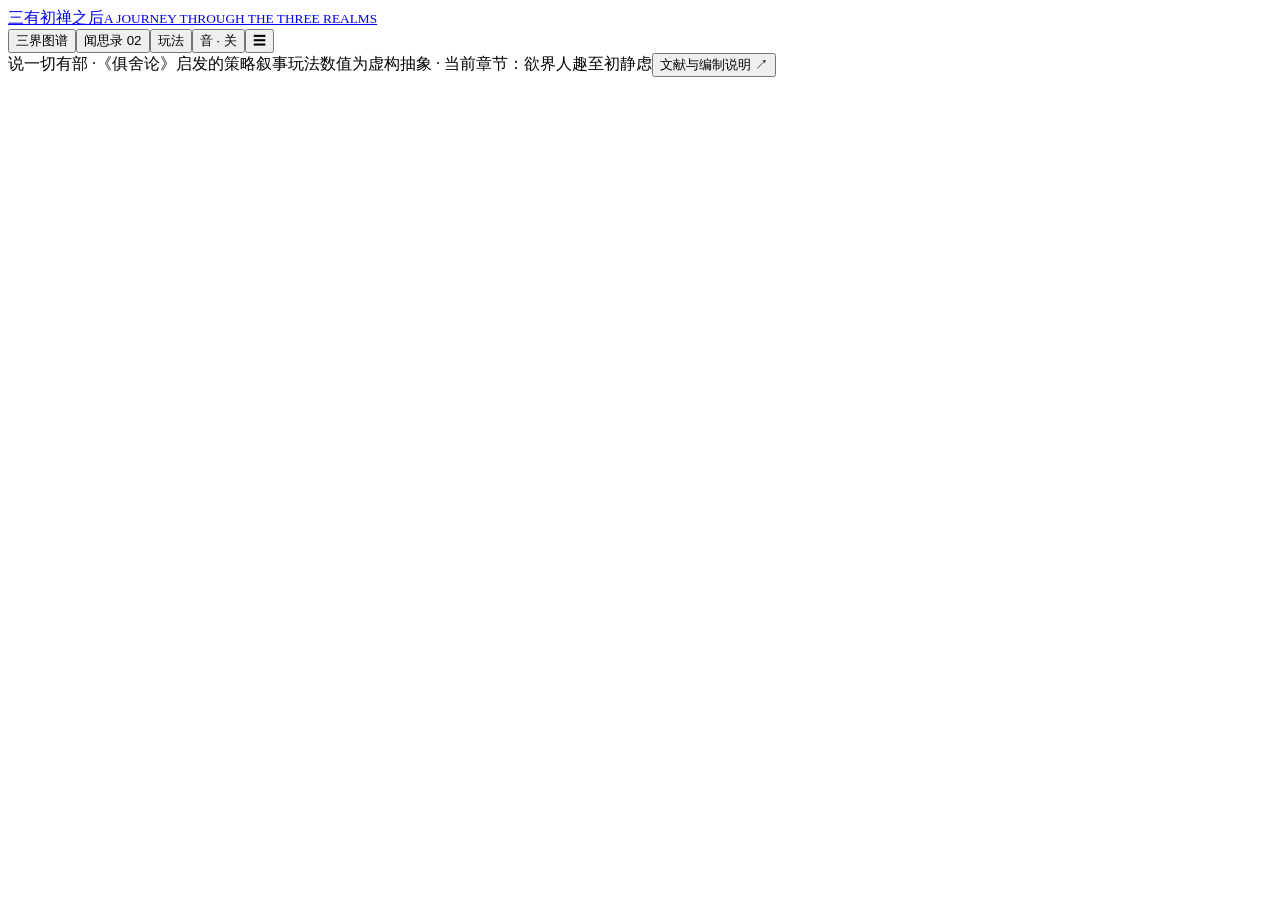
<file: src/shell.html>
<!doctype html><html lang="zh-CN"><head><meta charset="UTF-8"><meta name="viewport" content="width=device-width,initial-scale=1"><meta name="theme-color" content="#102826"><meta name="description" content="一款基于有部阿毗达磨的回合策略游戏。十八旬行旅，安顿生活，修习止观，面对成就后的味著。"><title>三有 · 初禅之后</title><style>/*STYLE*/</style></head><body><header><a href="#" class="logo" id="home"><span class="seal">三有</span><span class="logo-title">初禅之后<small>A JOURNEY THROUGH THE THREE REALMS</small></span></a><nav aria-label="游戏工具"><button id="mapBtn">三界图谱</button><button id="codexBtn">闻思录 <span id="codexCount">02</span></button><button id="helpBtn">玩法</button><button id="soundBtn" aria-label="开启环境音" title="开启环境音">音 · 关</button><button id="menuBtn" aria-label="打开行旅菜单">☰</button></nav></header><main id="app"></main><footer><span>说一切有部 ·《俱舍论》启发的策略叙事</span><span>玩法数值为虚构抽象 · 当前章节：欲界人趣至初静虑</span><button id="notesBtn">文献与编制说明 ↗</button></footer><dialog id="modal"><div class="modal-top"><span class="eyebrow" id="modalLabel">三有 · 行旅札记</span><button id="closeModal" aria-label="关闭弹窗">×</button></div><div id="modalContent"></div></dialog><div id="toast" role="status"></div><script>/*ENGINE*/
/*ART*/
/*APP*/</script></body></html>
</file>
